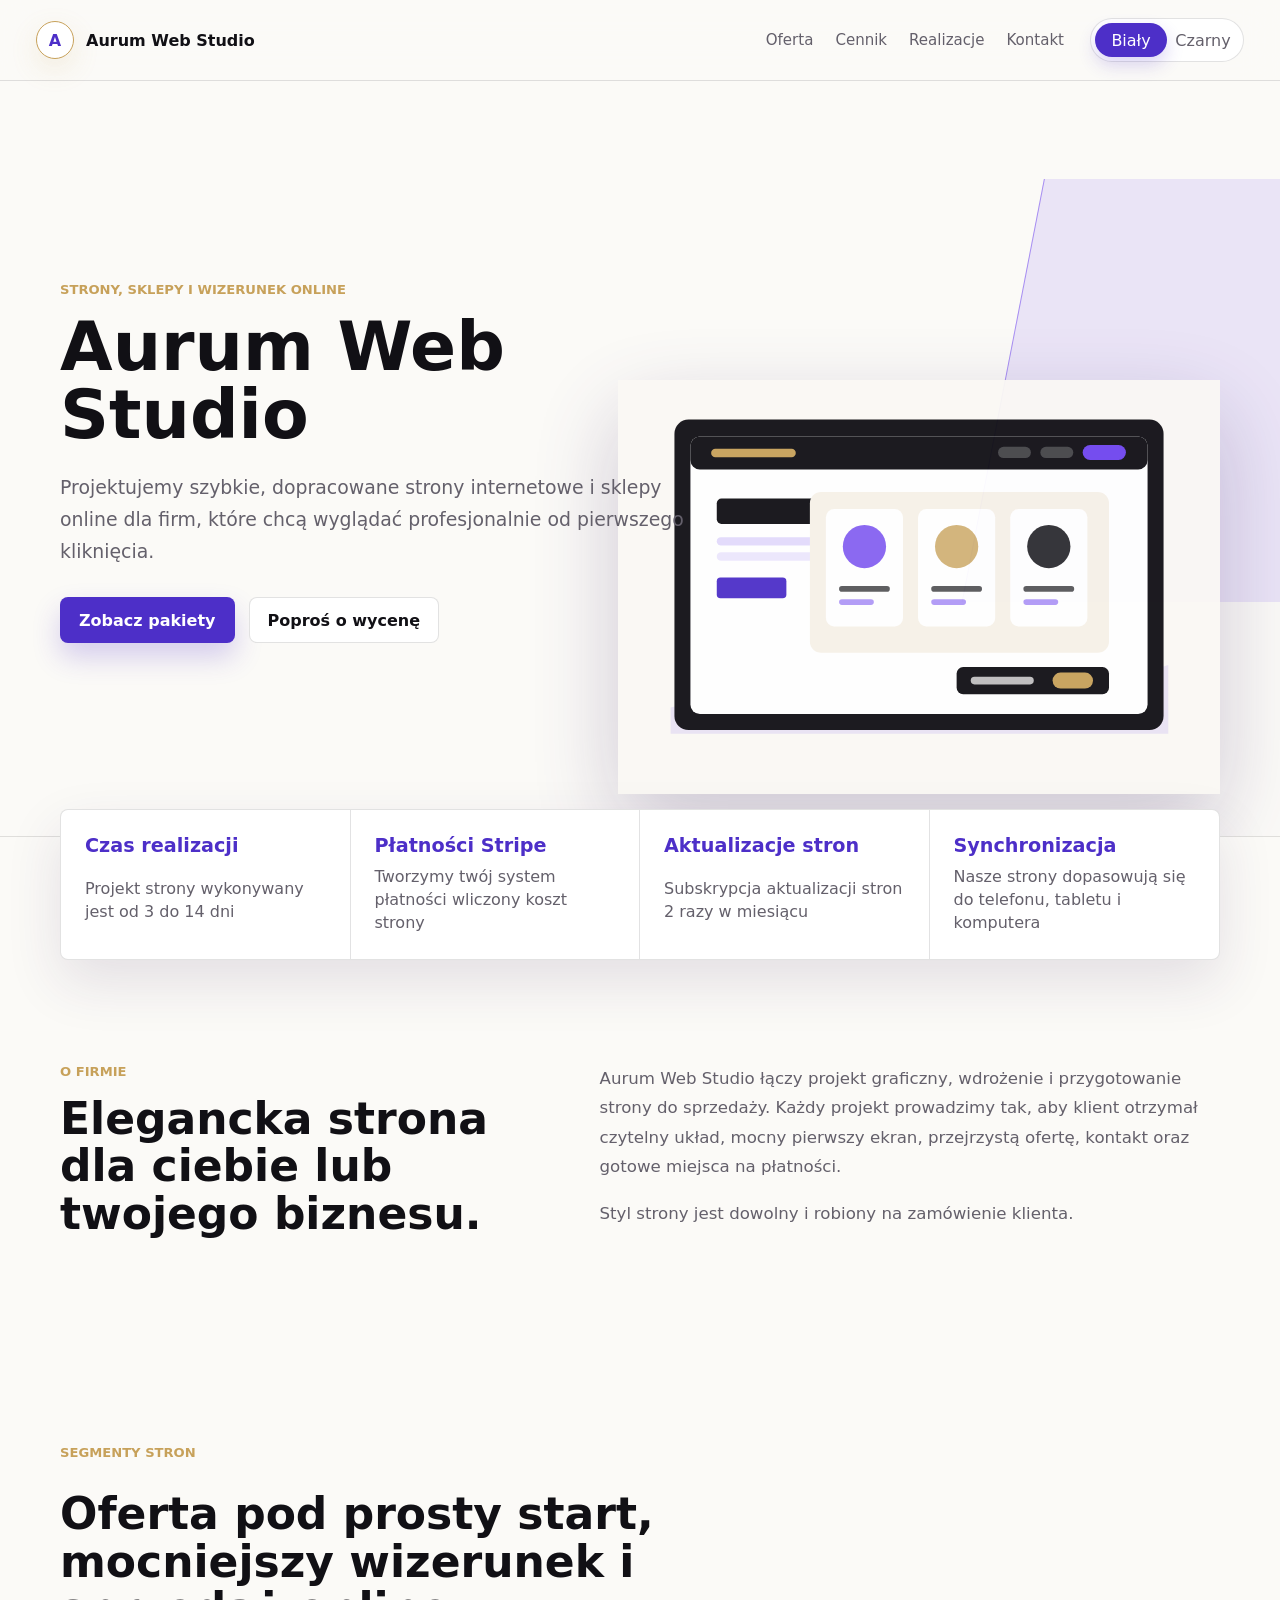
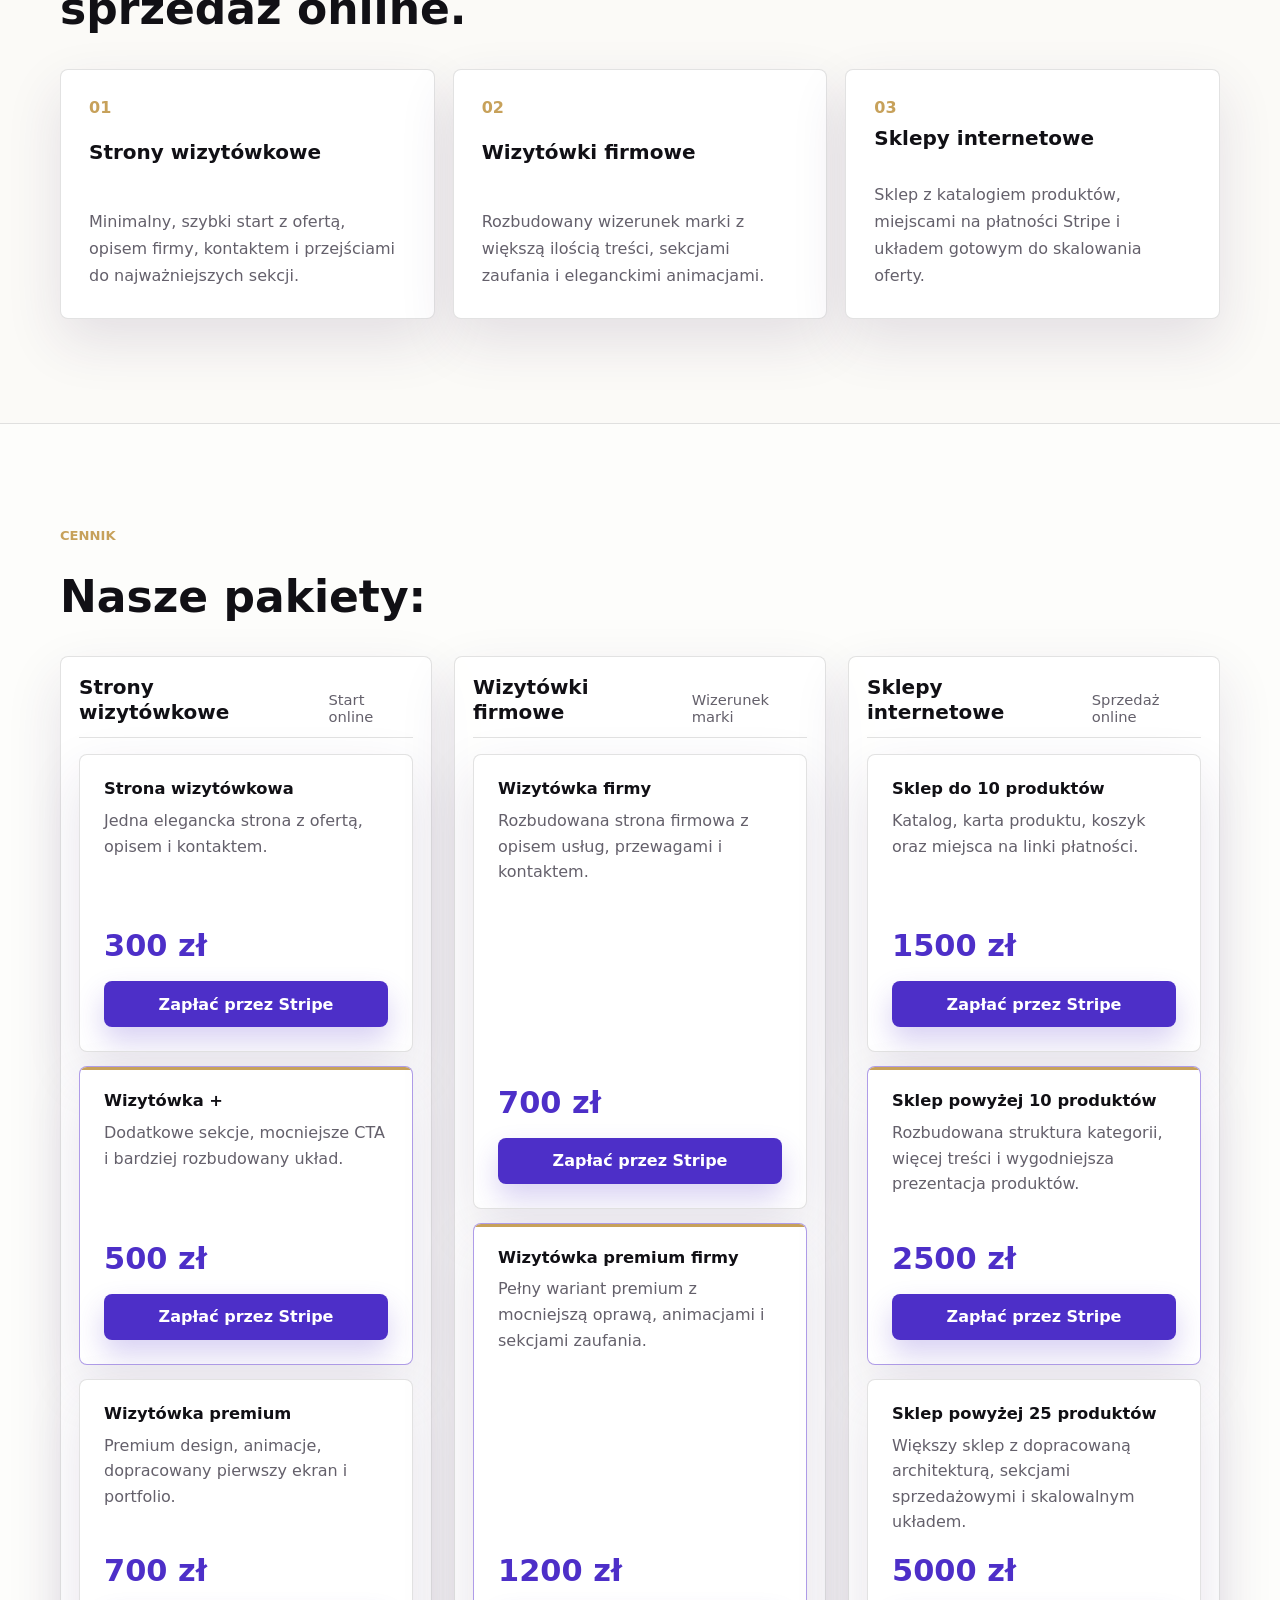
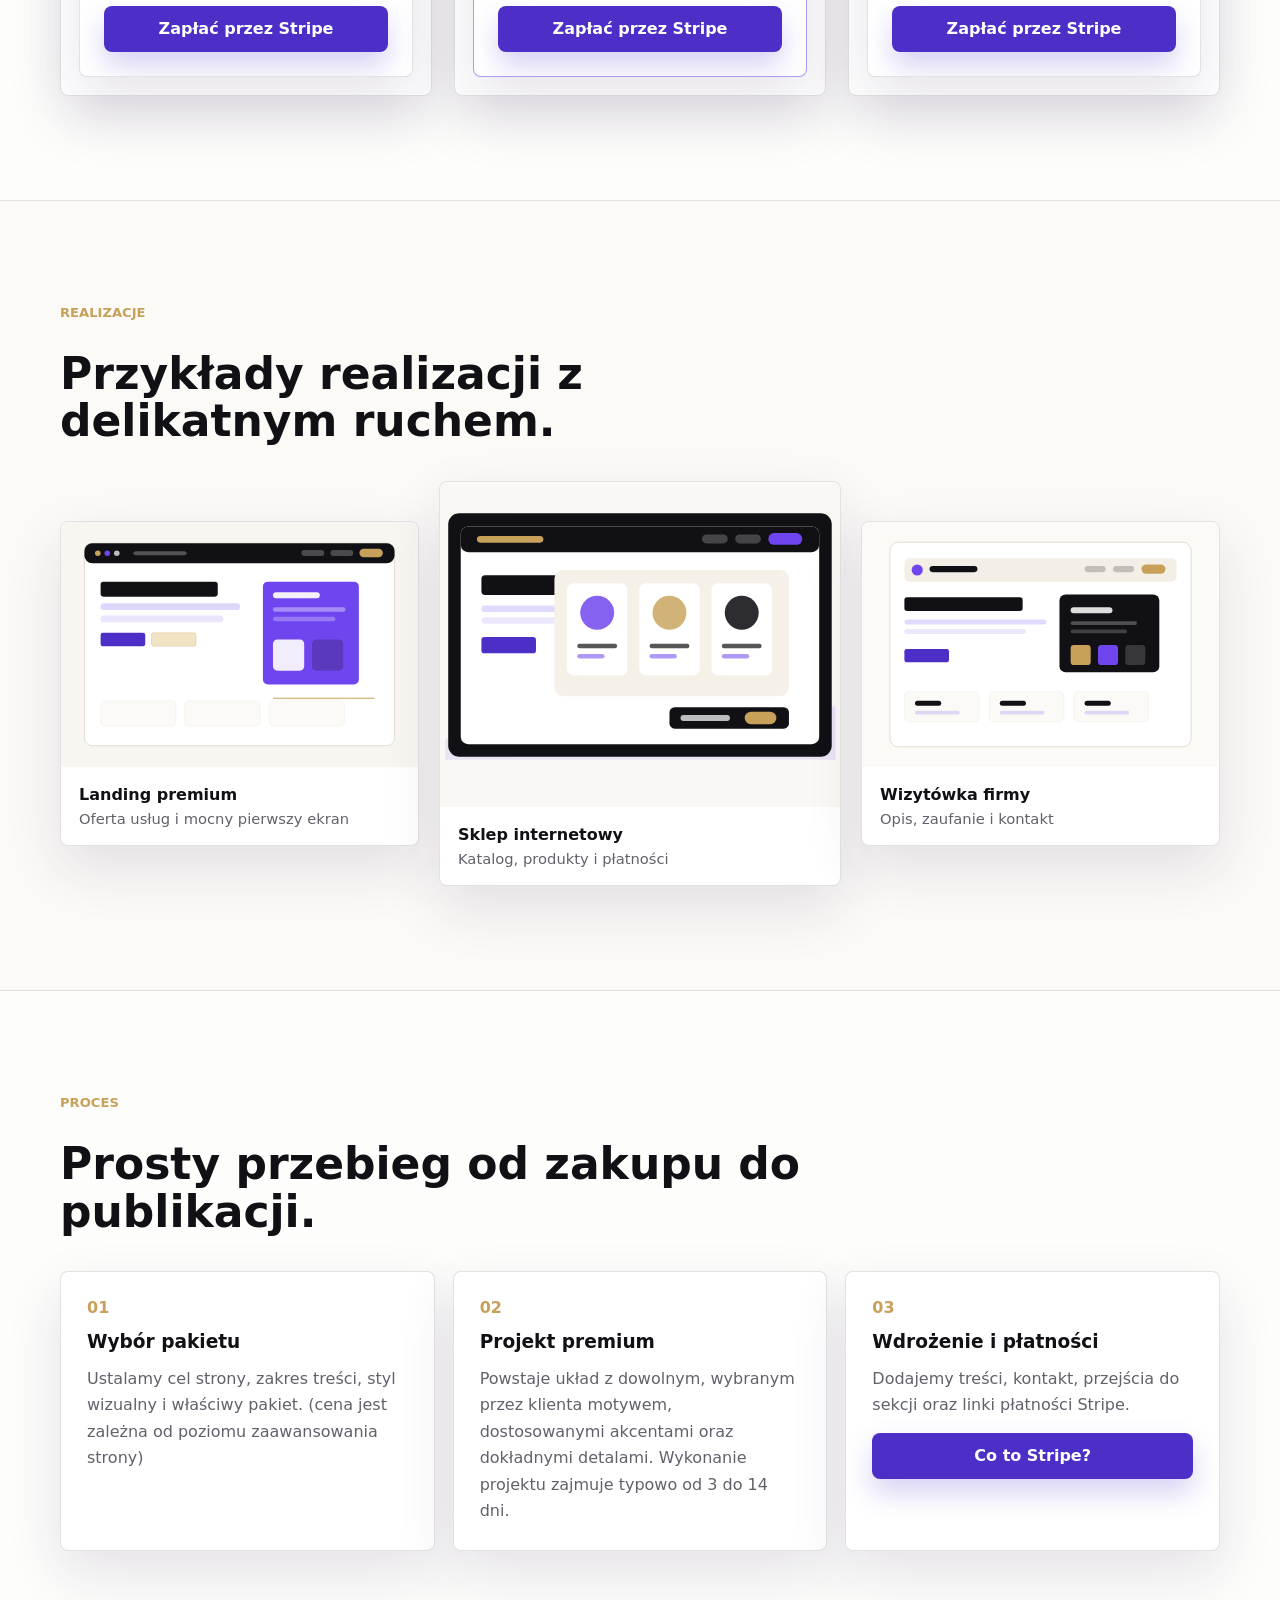
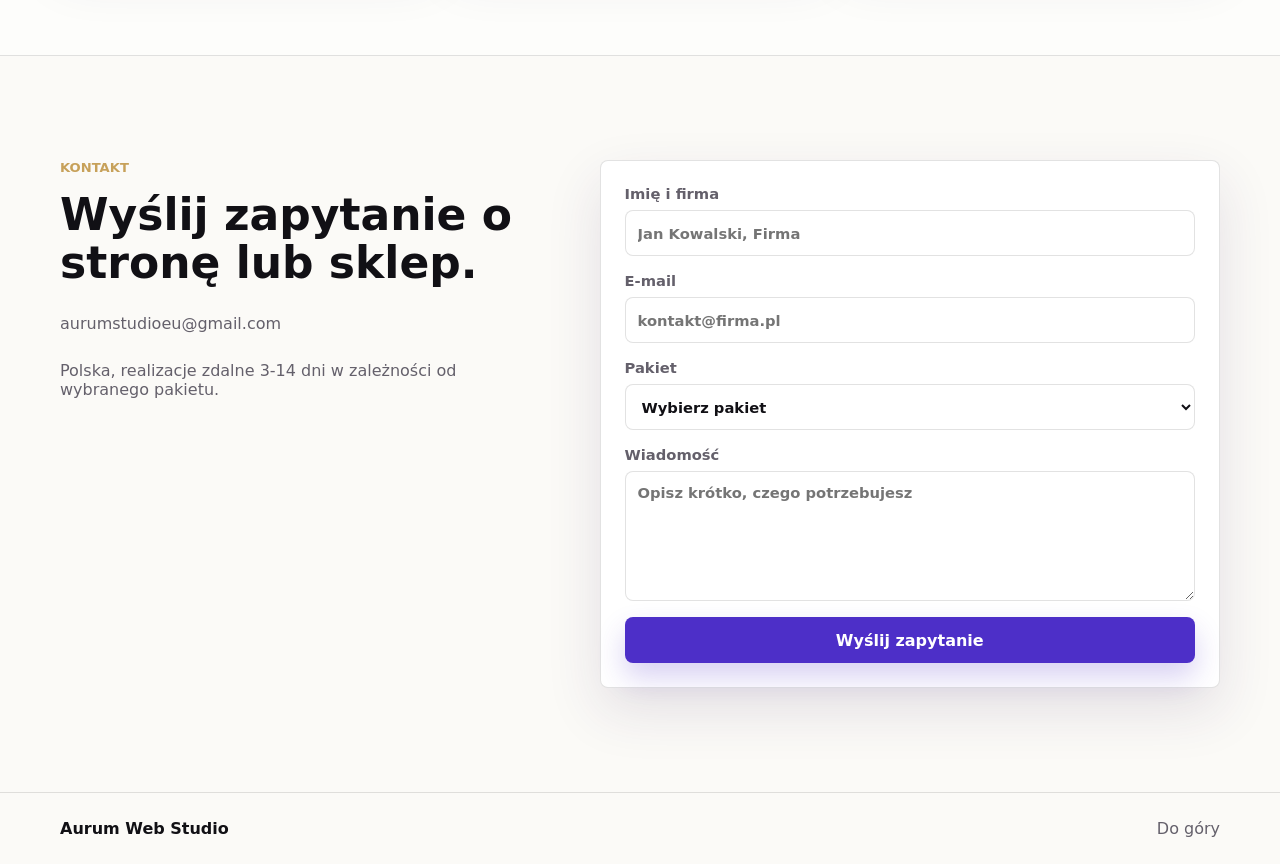
<file: index.html>
<!doctype html>
<html lang="pl" data-theme="light">
  <head>
    <link rel="icon" type="image/png" href="favicon.png">
    <meta charset="utf-8" />
    <meta name="viewport" content="width=device-width, initial-scale=1" />
    <meta
      name="description"
      content="Premium strony internetowe i sklepy online z eleganckim designem, płatnościami Stripe oraz gotowym kontaktem."
    />
    <title>Aurum Web Studio | Strony internetowe premium</title>
    <script>
      document.documentElement.classList.add("js");
    </script>
    <link rel="preload" href="assets/mockup-commerce.svg" as="image" />
    <link rel="stylesheet" href="styles.css" />
  </head>
  <body>
    <header class="site-header" data-reveal>
      <a class="brand-mark" href="#start" aria-label="Powrót na początek">
        <span class="brand-symbol" aria-hidden="true">A</span>
        <span class="brand-name">Aurum Web Studio</span>
      </a>

      <nav class="main-nav" aria-label="Główna nawigacja">
        <a href="#oferta">Oferta</a>
        <a href="#cennik">Cennik</a>
        <a href="#realizacje">Realizacje</a>
        <a href="#kontakt">Kontakt</a>
      </nav>

      <div class="theme-control" aria-label="Wybór motywu">
        <button class="theme-option is-active" type="button" data-theme-set="light">Biały</button>
        <button class="theme-option" type="button" data-theme-set="dark">Czarny</button>
      </div>
    </header>

    <main id="start">
      <section class="hero-section section-pad">
        <img
          class="hero-visual"
          src="assets/mockup-commerce.svg"
          alt="Elegancki projekt sklepu internetowego na ekranie laptopa"
        />

        <div class="section-shell hero-grid">
          <div class="hero-copy" data-reveal>
            <p class="eyebrow">Strony, sklepy i wizerunek online</p>
            <h1 class="brand-name">Aurum Web Studio</h1>
            <p class="hero-lead">
              Projektujemy szybkie, dopracowane strony internetowe i sklepy online dla firm, które chcą wyglądać
              profesjonalnie od pierwszego kliknięcia.
            </p>
            <div class="hero-actions" aria-label="Najważniejsze akcje">
              <a class="button button-primary" href="#cennik">Zobacz pakiety</a>
              <a class="button button-secondary" href="#kontakt">Poproś o wycenę</a>
            </div>
          </div>

        </div>
      </section>

      <section class="trust-strip" aria-label="Zakres realizacji" data-reveal>
        <div class="trust-item">
          <strong>Czas realizacji</strong>
          <span>Projekt strony wykonywany jest od 3 do 14 dni</span>
        </div>
        <div class="trust-item">
          <strong>Płatności Stripe</strong>
          <span>Tworzymy twój system płatności wliczony koszt strony</span>
        </div>
        <div class="trust-item">
          <strong>Aktualizacje stron</strong>
          <span>Subskrypcja aktualizacji stron 2 razy w miesiącu</span>
        </div>
        <div class="trust-item">
          <strong>Synchronizacja</strong>
          <span>Nasze strony dopasowują się do telefonu, tabletu i komputera</span>
        </div>
      </section>

      <section class="about-section section-pad" id="oferta">
        <div class="section-shell two-column">
          <div data-reveal>
            <p class="eyebrow">O firmie</p>
            <h2>Elegancka strona dla ciebie lub twojego biznesu.</h2>
          </div>
          <div class="rich-copy" data-reveal>
            <p>
              <span class="brand-name">Aurum Web Studio</span> łączy projekt graficzny, wdrożenie i przygotowanie strony
              do sprzedaży. Każdy projekt prowadzimy tak, aby klient otrzymał czytelny układ, mocny pierwszy ekran,
              przejrzystą ofertę, kontakt oraz gotowe miejsca na płatności.
            </p>
            <p>
              Styl strony jest dowolny i robiony na zamówienie klienta.
            </p>
          </div>
        </div>
      </section>

      <section class="services-section section-pad">
        <div class="section-shell">
          <div class="section-heading" data-reveal>
            <p class="eyebrow">Segmenty stron</p>
            <h2>Oferta pod prosty start, mocniejszy wizerunek i sprzedaż online.</h2>
          </div>

          <div class="service-grid">
            <article class="service-card" data-reveal>
              <span class="service-index">01</span>
              <h3>Strony wizytówkowe</h3>
              <p>Minimalny, szybki start z ofertą, opisem firmy, kontaktem i przejściami do najważniejszych sekcji.</p>
            </article>
            <article class="service-card" data-reveal>
              <span class="service-index">02</span>
              <h3>Wizytówki firmowe</h3>
              <p>Rozbudowany wizerunek marki z większą ilością treści, sekcjami zaufania i eleganckimi animacjami.</p>
            </article>
            <article class="service-card" data-reveal>
              <span class="service-index">03</span>
              <h3>Sklepy internetowe</h3>
              <p>Sklep z katalogiem produktów, miejscami na płatności Stripe i układem gotowym do skalowania oferty.</p>
            </article>
          </div>
        </div>
      </section>

      <section class="pricing-section section-pad" id="cennik">
        <div class="section-shell">
          <div class="section-heading" data-reveal>
            <p class="eyebrow">Cennik</p>
            <h2>Nasze pakiety:</h2>
          </div>

          <div class="pricing-groups">
            <div class="pricing-group" data-reveal>
              <div class="group-heading">
                <h3>Strony wizytówkowe</h3>
                <span>Start online</span>
              </div>
              <div class="price-list">
                <article class="price-card">
                  <div>
                    <h4>Strona wizytówkowa</h4>
                    <p>Jedna elegancka strona z ofertą, opisem i kontaktem.</p>
                  </div>
                  <strong>300 zł</strong>
                  <a class="stripe-button" href="https://buy.stripe.com/14A9AMg9U2O1gd68tHeAg01" data-plan="wizytowka-basic">Zapłać przez Stripe</a>
                </article>
                <article class="price-card featured">
                  <div>
                    <h4>Wizytówka +</h4>
                    <p>Dodatkowe sekcje, mocniejsze CTA i bardziej rozbudowany układ.</p>
                  </div>
                  <strong>500 zł</strong>
                  <a class="stripe-button" href="https://buy.stripe.com/5kQ3co0aW88lgd67pDeAg03" data-plan="wizytowka-plus">Zapłać przez Stripe</a>
                </article>
                <article class="price-card">
                  <div>
                    <h4>Wizytówka premium</h4>
                    <p>Premium design, animacje, dopracowany pierwszy ekran i portfolio.</p>
                  </div>
                  <strong>700 zł</strong>
                  <a class="stripe-button" href="https://buy.stripe.com/aFa7sE6zkagt2mg7pDeAg04" data-plan="wizytowka-premium">Zapłać przez Stripe</a>
                </article>
              </div>
            </div>

            <div class="pricing-group" data-reveal>
              <div class="group-heading">
                <h3>Wizytówki firmowe</h3>
                <span>Wizerunek marki</span>
              </div>
              <div class="price-list">
                <article class="price-card">
                  <div>
                    <h4>Wizytówka firmy</h4>
                    <p>Rozbudowana strona firmowa z opisem usług, przewagami i kontaktem.</p>
                  </div>
                  <strong>700 zł</strong>
                  <a class="stripe-button" href="https://buy.stripe.com/dRmaEQ8Hs1JX6CwfW9eAg05" data-plan="firma-basic">Zapłać przez Stripe</a>
                </article>
                <article class="price-card featured">
                  <div>
                    <h4>Wizytówka premium firmy</h4>
                    <p>Pełny wariant premium z mocniejszą oprawą, animacjami i sekcjami zaufania.</p>
                  </div>
                  <strong>1200 zł</strong>
                  <a class="stripe-button" href="https://buy.stripe.com/28E14g5vgdsF2mgcJXeAg06" data-plan="firma-premium">Zapłać przez Stripe</a>
                </article>
              </div>
            </div>

            <div class="pricing-group" data-reveal>
              <div class="group-heading">
                <h3>Sklepy internetowe</h3>
                <span>Sprzedaż online</span>
              </div>
              <div class="price-list">
                <article class="price-card">
                  <div>
                    <h4>Sklep do 10 produktów</h4>
                    <p>Katalog, karta produktu, koszyk oraz miejsca na linki płatności.</p>
                  </div>
                  <strong>1500 zł</strong>
                  <a class="stripe-button" href="https://buy.stripe.com/6oUcMY8Hs74h0e811feAg07" data-plan="sklep-10">Zapłać przez Stripe</a>
                </article>
                <article class="price-card featured">
                  <div>
                    <h4>Sklep powyżej 10 produktów</h4>
                    <p>Rozbudowana struktura kategorii, więcej treści i wygodniejsza prezentacja produktów.</p>
                  </div>
                  <strong>2500 zł</strong>
                  <a class="stripe-button" href="https://buy.stripe.com/4gM4gsf5QdsF4uoh0deAg08" data-plan="sklep-25">Zapłać przez Stripe</a>
                </article>
                <article class="price-card">
                  <div>
                    <h4>Sklep powyżej 25 produktów</h4>
                    <p>Większy sklep z dopracowaną architekturą, sekcjami sprzedażowymi i skalowalnym układem.</p>
                  </div>
                  <strong>5000 zł</strong>
                  <a class="stripe-button" href="https://buy.stripe.com/28E14g7Do9cp9OI11feAg09" data-plan="sklep-25-plus">Zapłać przez Stripe</a>
                </article>
              </div>
            </div>
          </div>
        </div>
      </section>

      <section class="showcase-section section-pad" id="realizacje">
        <div class="section-shell">
          <div class="section-heading" data-reveal>
            <p class="eyebrow">Realizacje</p>
            <h2>Przykłady realizacji z delikatnym ruchem.</h2>
          </div>

          <div class="showcase-grid">
            <figure class="showcase-item" data-reveal>
              <img src="assets/mockup-landing.svg" alt="Mockup strony wizytówkowej premium" />
              <figcaption>
                <strong>Landing premium</strong>
                <span>Oferta usług i mocny pierwszy ekran</span>
              </figcaption>
            </figure>
            <figure class="showcase-item is-tall" data-reveal>
              <img src="assets/mockup-commerce.svg" alt="Mockup sklepu internetowego premium" />
              <figcaption>
                <strong>Sklep internetowy</strong>
                <span>Katalog, produkty i płatności</span>
              </figcaption>
            </figure>
            <figure class="showcase-item" data-reveal>
              <img src="assets/mockup-corporate.svg" alt="Mockup wizytówki firmy" />
              <figcaption>
                <strong>Wizytówka firmy</strong>
                <span>Opis, zaufanie i kontakt</span>
              </figcaption>
            </figure>
          </div>
        </div>
      </section>

      <section class="process-section section-pad">
        <div class="section-shell">
          <div class="section-heading" data-reveal>
            <p class="eyebrow">Proces</p>
            <h2>Prosty przebieg od zakupu do publikacji.</h2>
          </div>

          <ol class="process-list">
            <li data-reveal>
              <span>01</span>
              <strong>Wybór pakietu</strong>
              <p>Ustalamy cel strony, zakres treści, styl wizualny i właściwy pakiet. (cena jest zależna od poziomu zaawansowania strony)</p>
            </li>
            <li data-reveal>
              <span>02</span>
              <strong>Projekt premium</strong>
              <p>Powstaje układ z dowolnym, wybranym przez klienta motywem, dostosowanymi akcentami oraz dokładnymi detalami. Wykonanie projektu zajmuje typowo od 3 do 14 dni.</p>
            </li>
            <li data-reveal>
              <span>03</span>
              <strong>Wdrożenie i płatności</strong>
              <p>Dodajemy treści, kontakt, przejścia do sekcji oraz linki płatności Stripe.</p>
              <a href="https://stripe.com" class="stripe-button">Co to Stripe?</a>
            </li>
          </ol>
        </div>
      </section>

<section class="contact-section section-pad" id="kontakt">
        <div class="section-shell contact-grid">
          <div data-reveal>
            <p class="eyebrow">Kontakt</p>
            <h2>Wyślij zapytanie o stronę lub sklep.</h2>
            <div class="contact-details">
              <p class="contact-email">aurumstudioeu@gmail.com</p>
              <span>Polska, realizacje zdalne 3-14 dni w zależności od wybranego pakietu.</span>
            </div>
          </div>

          <form action="https://formspree.io/f/xeedzzwy" method="POST" class="contact-form" id="contactForm" data-reveal>
            <label>
              <span>Imię i firma</span>
              <input name="name" type="text" placeholder="Jan Kowalski, Firma" required />
            </label>
            <label>
              <span>E-mail</span>
              <input name="email" type="email" placeholder="kontakt@firma.pl" required />
            </label>
            <label>
              <span>Pakiet</span>
              <select name="package" required>
                <option value="">Wybierz pakiet</option>
                <option value="Strona wizytówkowa - 300 zł">Strona wizytówkowa - 300 zł</option>
                <option value="Wizytówka + - 500 zł">Wizytówka + - 500 zł</option>
                <option value="Wizytówka premium - 700 zł">Wizytówka premium - 700 zł</option>
                <option value="Wizytówka firmy - 700 zł">Wizytówka firmy - 700 zł</option>
                <option value="Wizytówka premium firmy - 1200 zł">Wizytówka premium firmy - 1200 zł</option>
                <option value="Sklep do 10 produktów - 1500 zł">Sklep do 10 produktów - 1500 zł</option>
                <option value="Sklep powyżej 10 produktów - 2500 zł">Sklep powyżej 10 produktów - 2500 zł</option>
                <option value="Sklep powyżej 25 produktów - 5000 zł">Sklep powyżej 25 produktów - 5000 zł</option>
              </select>
            </label>
            <label>
              <span>Wiadomość</span>
              <textarea name="message" rows="5" placeholder="Opisz krótko, czego potrzebujesz"></textarea>
            </label>
            <button class="button button-primary" type="submit">Wyślij zapytanie</button>
          </form>
        </div>
      </section>
    </main>

    <footer class="site-footer">
      <div class="section-shell footer-inner">
        <span class="brand-name">Aurum Web Studio</span>
        <a href="#start">Do góry</a>
      </div>
    </footer>

    <script src="script.js"></script>
  </body>
</html>
</file>
<file: styles.css>
:root {
  color-scheme: light;
  --bg: #fbfaf7;
  --bg-raised: #ffffff;
  --ink: #111015;
  --muted: #64606b;
  --line: rgba(17, 16, 21, 0.12);
  --purple: #6f45ef;
  --purple-strong: #4d2fc8;
  --gold: #c7a15a;
  --gold-soft: #f1e4c4;
  --shadow: 0 22px 55px rgba(55, 37, 91, 0.12);
  --radius: 8px;
  --max-width: 1160px;
  font-family:
    Inter, ui-sans-serif, system-ui, -apple-system, BlinkMacSystemFont, "Segoe UI", sans-serif;
  letter-spacing: 0;
}

:root[data-theme="dark"] {
  color-scheme: dark;
  --bg: #07070a;
  --bg-raised: #111017;
  --ink: #f8f5ee;
  --muted: #b7b0c4;
  --line: rgba(248, 245, 238, 0.14);
  --purple: #9676ff;
  --purple-strong: #b39cff;
  --gold: #e2c279;
  --gold-soft: rgba(226, 194, 121, 0.16);
  --shadow: 0 22px 55px rgba(0, 0, 0, 0.34);
}

* {
  box-sizing: border-box;
}

html {
  scroll-behavior: smooth;
}

section[id] {
  scroll-margin-top: 112px;
}

body {
  margin: 0;
  background: var(--bg);
  color: var(--ink);
  font-family: inherit;
  overflow-x: hidden;
}

body::selection {
  background: var(--gold-soft);
  color: var(--ink);
}

a {
  color: inherit;
  text-decoration: none;
}

img {
  display: block;
  max-width: 100%;
}

button,
input,
select,
textarea {
  font: inherit;
}

.site-header {
  position: sticky;
  top: 0;
  z-index: 20;
  display: grid;
  grid-template-columns: 1fr auto auto;
  gap: 26px;
  align-items: center;
  padding: 18px 36px;
  border-bottom: 1px solid var(--line);
  background: color-mix(in srgb, var(--bg) 88%, transparent);
  backdrop-filter: blur(18px);
}

.brand-mark {
  display: inline-flex;
  align-items: center;
  gap: 12px;
  min-width: 0;
  font-weight: 750;
}

.brand-symbol {
  display: grid;
  width: 38px;
  height: 38px;
  place-items: center;
  border: 1px solid var(--gold);
  border-radius: 50%;
  color: var(--purple-strong);
  background: var(--bg-raised);
  box-shadow: 0 10px 28px rgba(199, 161, 90, 0.16);
}

.brand-name {
  overflow-wrap: anywhere;
}

.main-nav {
  display: flex;
  gap: 22px;
  color: var(--muted);
  font-size: 0.94rem;
}

.main-nav a {
  position: relative;
  padding: 8px 0;
}

.main-nav a::after {
  position: absolute;
  right: 0;
  bottom: 2px;
  left: 0;
  height: 1px;
  content: "";
  background: var(--gold);
  transform: scaleX(0);
  transform-origin: right;
  transition: transform 220ms ease;
}

.main-nav a:hover::after,
.main-nav a:focus-visible::after {
  transform: scaleX(1);
  transform-origin: left;
}

.theme-control {
  display: grid;
  grid-template-columns: 1fr 1fr;
  min-width: 154px;
  padding: 4px;
  border: 1px solid var(--line);
  border-radius: 999px;
  background: var(--bg-raised);
}

.theme-option {
  min-height: 34px;
  border: 0;
  border-radius: 999px;
  color: var(--muted);
  background: transparent;
  cursor: pointer;
  transition:
    background 180ms ease,
    color 180ms ease,
    box-shadow 180ms ease;
}

.theme-option.is-active {
  color: #ffffff;
  background: var(--purple-strong);
  box-shadow: 0 8px 18px rgba(77, 47, 200, 0.2);
}

.section-shell {
  width: min(100% - 40px, var(--max-width));
  margin: 0 auto;
}

.section-pad {
  padding: 104px 0;
}

.hero-section {
  position: relative;
  min-height: 84svh;
  display: flex;
  align-items: center;
  overflow: clip;
  border-bottom: 1px solid var(--line);
}

.hero-section::before {
  position: absolute;
  top: 13%;
  right: 0;
  width: 30vw;
  min-width: 280px;
  height: 56%;
  content: "";
  border-left: 1px solid color-mix(in srgb, var(--purple) 55%, transparent);
  background: color-mix(in srgb, var(--purple) 12%, transparent);
  transform: skewX(-11deg) translateX(28%);
}

.hero-visual {
  position: absolute;
  right: max(20px, calc((100vw - var(--max-width)) / 2));
  bottom: 42px;
  width: min(47vw, 620px);
  opacity: 0.95;
  filter: drop-shadow(0 32px 46px rgba(50, 30, 90, 0.24));
  animation: visualDrift 9s ease-in-out infinite;
}

.hero-grid {
  position: relative;
  display: grid;
  grid-template-columns: minmax(0, 0.92fr) minmax(290px, 0.42fr);
  gap: 46px;
  align-items: end;
}

.hero-copy {
  max-width: 690px;
  padding: 36px 0 28px;
}

.eyebrow {
  margin: 0 0 16px;
  color: var(--gold);
  font-size: 0.82rem;
  font-weight: 800;
  text-transform: uppercase;
  letter-spacing: 0;
}

h1,
h2,
h3,
h4,
p {
  margin-top: 0;
}

h1 {
  margin-bottom: 22px;
  font-size: 4.25rem;
  line-height: 1;
  letter-spacing: 0;
}

h2 {
  margin-bottom: 0;
  max-width: 800px;
  font-size: 2.75rem;
  line-height: 1.08;
  letter-spacing: 0;
}

h3 {
  font-size: 1.25rem;
  line-height: 1.25;
  letter-spacing: 0;
}

h4 {
  font-size: 1.02rem;
  line-height: 1.28;
  letter-spacing: 0;
}

.hero-lead {
  max-width: 650px;
  margin-bottom: 30px;
  color: var(--muted);
  font-size: 1.18rem;
  line-height: 1.7;
}

.hero-actions {
  display: flex;
  flex-wrap: wrap;
  gap: 14px;
}

.button,
.stripe-button {
  display: inline-flex;
  align-items: center;
  justify-content: center;
  min-height: 46px;
  padding: 0 18px;
  border: 1px solid transparent;
  border-radius: var(--radius);
  font-weight: 750;
  cursor: pointer;
  transition:
    transform 180ms ease,
    box-shadow 180ms ease,
    border-color 180ms ease,
    background 180ms ease;
}

.button:hover,
.stripe-button:hover,
.button:focus-visible,
.stripe-button:focus-visible {
  transform: translateY(-2px);
}

.button-primary,
.stripe-button {
  color: #ffffff;
  background: var(--purple-strong);
  box-shadow: 0 14px 28px rgba(77, 47, 200, 0.22);
}

.button-secondary {
  color: var(--ink);
  border-color: var(--line);
  background: var(--bg-raised);
}

.contact-form input,
.contact-form select,
.contact-form textarea {
  width: 100%;
  border: 1px solid var(--line);
  border-radius: var(--radius);
  color: var(--ink);
  background: var(--bg-raised);
  outline: 0;
  transition:
    border-color 180ms ease,
    box-shadow 180ms ease;
}

.contact-form input:focus,
.contact-form select:focus,
.contact-form textarea:focus {
  border-color: var(--purple);
  box-shadow: 0 0 0 4px color-mix(in srgb, var(--purple) 18%, transparent);
}

.trust-strip {
  display: grid;
  grid-template-columns: repeat(4, 1fr);
  width: min(100% - 40px, var(--max-width));
  margin: -28px auto 0;
  border: 1px solid var(--line);
  border-radius: var(--radius);
  background: var(--bg-raised);
  box-shadow: var(--shadow);
}

.trust-item {
  display: grid;
  gap: 8px;
  padding: 24px;
  border-right: 1px solid var(--line);
}

.trust-item:last-child {
  border-right: 0;
}

.trust-item strong {
  color: var(--purple-strong);
  font-size: 1.2rem;
}

.trust-item span {
  color: var(--muted);
  line-height: 1.45;
}

.two-column,
.contact-grid {
  display: grid;
  grid-template-columns: minmax(0, 0.76fr) minmax(320px, 1fr);
  gap: 68px;
}

.rich-copy {
  color: var(--muted);
  font-size: 1.04rem;
  line-height: 1.78;
}

.rich-copy p:last-child {
  margin-bottom: 0;
}

.section-heading {
  display: grid;
  gap: 14px;
  margin-bottom: 36px;
}

.service-grid {
  display: grid;
  grid-template-columns: repeat(3, 1fr);
  gap: 18px;
}

.service-card,
.price-card,
.process-list li,
.contact-form {
  border: 1px solid var(--line);
  border-radius: var(--radius);
  background: var(--bg-raised);
  box-shadow: var(--shadow);
}

.service-card {
  min-height: 250px;
  display: flex;
  flex-direction: column;
  justify-content: space-between;
  padding: 28px;
  overflow: hidden;
}

.service-index {
  color: var(--gold);
  font-weight: 800;
}

.service-card p {
  margin-bottom: 0;
  color: var(--muted);
  line-height: 1.7;
}

.pricing-section,
.process-section {
  background: color-mix(in srgb, var(--bg-raised) 54%, var(--bg));
  border-top: 1px solid var(--line);
  border-bottom: 1px solid var(--line);
}

.pricing-groups {
  display: grid;
  grid-template-columns: repeat(3, minmax(0, 1fr));
  gap: 22px;
  align-items: stretch;
}

.pricing-group {
  display: flex;
  flex-direction: column;
  gap: 16px;
  min-width: 0;
  padding: 18px;
  border: 1px solid var(--line);
  border-radius: var(--radius);
  background: color-mix(in srgb, var(--bg-raised) 82%, transparent);
  box-shadow: var(--shadow);
}

.group-heading {
  display: flex;
  align-items: end;
  justify-content: space-between;
  gap: 20px;
  padding-bottom: 12px;
  border-bottom: 1px solid var(--line);
}

.group-heading h3 {
  margin-bottom: 0;
}

.group-heading span {
  color: var(--muted);
  font-size: 0.92rem;
}

.price-list {
  display: grid;
  grid-auto-rows: 1fr;
  gap: 14px;
  flex: 1;
}

.price-card {
  position: relative;
  display: grid;
  grid-template-rows: 1fr auto auto;
  gap: 18px;
  min-height: 236px;
  padding: 24px;
  overflow: hidden;
}

.price-card::before {
  position: absolute;
  top: 0;
  right: 0;
  left: 0;
  height: 3px;
  content: "";
  background: var(--gold);
  opacity: 0;
  transition: opacity 180ms ease;
}

.price-card.featured {
  border-color: color-mix(in srgb, var(--purple) 44%, var(--line));
}

.price-card.featured::before {
  opacity: 1;
}

.price-card h4 {
  margin-bottom: 8px;
}

.price-card p {
  margin-bottom: 0;
  color: var(--muted);
  line-height: 1.6;
}

.price-card strong {
  color: var(--purple-strong);
  font-size: 1.9rem;
}

.stripe-button {
  width: 100%;
}

.showcase-grid {
  display: grid;
  grid-template-columns: 1fr 1.12fr 1fr;
  gap: 20px;
  align-items: center;
}

.showcase-item {
  margin: 0;
  border: 1px solid var(--line);
  border-radius: var(--radius);
  background: var(--bg-raised);
  box-shadow: var(--shadow);
  overflow: hidden;
  transform-style: preserve-3d;
  transition:
    transform 260ms ease,
    border-color 260ms ease;
}

.showcase-item:hover,
.showcase-item:focus-within {
  border-color: var(--gold);
  transform: translateY(-8px);
}

.showcase-item img {
  width: 100%;
  aspect-ratio: 16 / 11;
  object-fit: cover;
  animation: softFloat 8s ease-in-out infinite;
}

.showcase-item.is-tall img {
  aspect-ratio: 16 / 13;
}

.showcase-item figcaption {
  display: grid;
  gap: 6px;
  padding: 18px;
}

.showcase-item strong {
  font-size: 1rem;
}

.showcase-item span {
  color: var(--muted);
  font-size: 0.92rem;
}

.process-list {
  display: grid;
  grid-template-columns: repeat(3, 1fr);
  gap: 18px;
  padding: 0;
  margin: 0;
  list-style: none;
}

.process-list li {
  min-height: 228px;
  display: grid;
  gap: 14px;
  align-content: start;
  padding: 26px;
}

.process-list span {
  color: var(--gold);
  font-weight: 800;
}

.process-list strong {
  font-size: 1.16rem;
}

.process-list p {
  margin-bottom: 0;
  color: var(--muted);
  line-height: 1.65;
}

.contact-details {
  display: grid;
  gap: 12px;
  margin-top: 28px;
  color: var(--muted);
}

.contact-details a {
  width: fit-content;
  color: var(--ink);
  font-weight: 760;
  border-bottom: 1px solid var(--gold);
}

.contact-form {
  display: grid;
  gap: 16px;
  padding: 24px;
}

.contact-form label {
  display: grid;
  gap: 8px;
  color: var(--muted);
  font-size: 0.92rem;
  font-weight: 650;
}

.contact-form input,
.contact-form select {
  min-height: 46px;
  padding: 0 12px;
}

.contact-form textarea {
  min-height: 130px;
  padding: 12px;
  resize: vertical;
}

.site-footer {
  border-top: 1px solid var(--line);
  padding: 26px 0;
  color: var(--muted);
}

.footer-inner {
  display: flex;
  align-items: center;
  justify-content: space-between;
  gap: 18px;
}

.footer-inner .brand-name {
  color: var(--ink);
  font-weight: 780;
}

.js [data-reveal] {
  opacity: 0;
  transform: translateY(18px);
  transition:
    opacity 620ms ease,
    transform 620ms ease;
}

.js [data-reveal].is-visible {
  opacity: 1;
  transform: translateY(0);
}

@keyframes visualDrift {
  0%,
  100% {
    transform: translate3d(0, 0, 0) rotate(0deg);
  }
  50% {
    transform: translate3d(0, -12px, 0) rotate(0.4deg);
  }
}

@keyframes softFloat {
  0%,
  100% {
    transform: scale(1);
  }
  50% {
    transform: scale(1.025);
  }
}

@media (max-width: 980px) {
  .site-header {
    grid-template-columns: 1fr auto;
    padding: 14px 20px;
  }

  .main-nav {
    grid-column: 1 / -1;
    justify-content: space-between;
    order: 3;
    gap: 12px;
    overflow-x: auto;
  }

  .hero-grid,
  .two-column,
  .contact-grid,
  .service-grid,
  .process-list,
  .showcase-grid {
    grid-template-columns: 1fr;
  }

  .pricing-groups {
    grid-template-columns: repeat(3, minmax(280px, 1fr));
    overflow-x: auto;
    padding-bottom: 10px;
    scroll-snap-type: x proximity;
  }

  .pricing-group {
    scroll-snap-align: start;
  }

  .hero-section {
    min-height: auto;
    padding-top: 70px;
    flex-direction: column;
  }

  .hero-visual {
    position: relative;
    right: auto;
    bottom: auto;
    order: 2;
    width: min(100% - 40px, 520px);
    margin: 18px auto -42px;
  }

  .hero-section .section-shell {
    order: 1;
  }

  .hero-grid {
    gap: 18px;
  }

  h1 {
    font-size: 3.1rem;
  }

  h2 {
    font-size: 2.15rem;
  }

  .trust-strip {
    grid-template-columns: repeat(2, 1fr);
    margin-top: 0;
  }

  .trust-item:nth-child(2) {
    border-right: 0;
  }

  .trust-item:nth-child(-n + 2) {
    border-bottom: 1px solid var(--line);
  }

}

@media (max-width: 620px) {
  .site-header {
    gap: 12px;
  }

  .brand-mark {
    gap: 9px;
  }

  .brand-symbol {
    width: 34px;
    height: 34px;
  }

  .theme-control {
    min-width: 132px;
  }

  .theme-option {
    min-height: 32px;
    font-size: 0.86rem;
  }

  .main-nav {
    font-size: 0.88rem;
  }

  .section-shell,
  .trust-strip {
    width: min(100% - 28px, var(--max-width));
  }

  .section-pad {
    padding: 72px 0;
  }

  .hero-section {
    padding-top: 46px;
  }

  .hero-section::before {
    width: 240px;
    min-width: 0;
    height: 42%;
  }

  h1 {
    font-size: 2.45rem;
  }

  h2 {
    font-size: 1.82rem;
  }

  .hero-lead {
    font-size: 1rem;
  }

  .hero-actions,
  .footer-inner {
    align-items: stretch;
    flex-direction: column;
  }

  .button {
    width: 100%;
  }

  .trust-strip {
    grid-template-columns: 1fr;
  }

  .trust-item {
    border-right: 0;
    border-bottom: 1px solid var(--line);
  }

  .trust-item:last-child {
    border-bottom: 0;
  }

  .group-heading {
    align-items: start;
    flex-direction: column;
    gap: 6px;
  }

  .pricing-groups {
    grid-template-columns: 1fr;
    overflow-x: visible;
    padding-bottom: 0;
  }

  .price-card,
  .service-card,
  .process-list li,
  .contact-form {
    padding: 20px;
  }
}

@media (prefers-reduced-motion: reduce) {
  *,
  *::before,
  *::after {
    scroll-behavior: auto !important;
    animation-duration: 0.001ms !important;
    animation-iteration-count: 1 !important;
    transition-duration: 0.001ms !important;
  }
}
</file>
